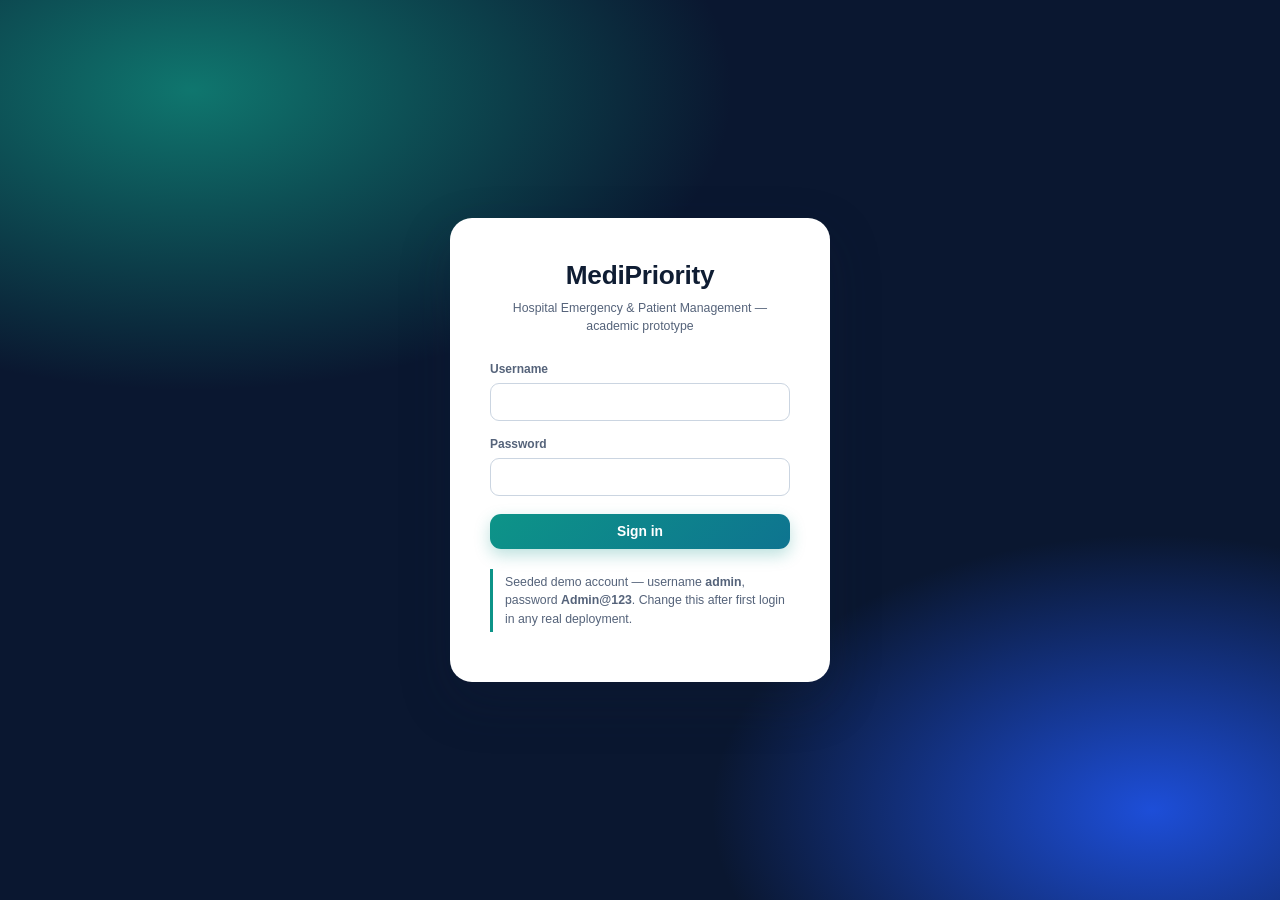
<file: frontend/index.html>
<!DOCTYPE html>
<html lang="en">
<head>
<meta charset="UTF-8">
<meta name="viewport" content="width=device-width, initial-scale=1.0">
<title>Dashboard - MediPriority</title>
<link rel="stylesheet" href="css/styles.css">
</head>
<body>
<div class="app-shell">
  <div class="sidebar" id="sidebar"></div>
  <div class="main">
    <div class="page-header">
      <div>
        <div class="eyebrow" id="today"></div>
        <h1>Hospital overview</h1>
        <p>Live counts from MySQL, refreshed every 15 seconds. Simulated academic dataset, not real hospital statistics.</p>
      </div>
      <div class="actions"><a class="btn inline" href="pages/patient-register.html">+ Register &amp; admit patient</a></div>
    </div>

    <div id="errorMsg" class="message error"></div>

    <div class="stat-row" id="stats">
      <div class="skel" style="height:112px"></div><div class="skel" style="height:112px"></div><div class="skel" style="height:112px"></div><div class="skel" style="height:112px"></div>
    </div>

    <div class="split">
      <div>
        <div class="card section">
          <h3>Waiting emergency cases by priority</h3>
          <div id="priorityBars" style="margin-top:14px"></div>
        </div>
        <div class="card section">
          <div class="row"><h3 style="margin:0">Doctor workload</h3><span class="spacer"></span><a href="pages/doctors.html" class="small">All doctors &rarr;</a></div>
          <div id="docLoad" style="margin-top:14px"></div>
        </div>
      </div>
      <div>
        <div class="card section">
          <h3>Bed occupancy</h3>
          <div id="rings" class="grid-2" style="margin-top:12px"></div>
          <a href="pages/beds.html" class="small">Open bed map &rarr;</a>
        </div>
        <div class="card section">
          <h3>Quick actions</h3>
          <div class="row" style="margin-top:10px">
            <a class="btn secondary sm inline" href="pages/triage.html">Call next case</a>
            <a class="btn secondary sm inline" href="pages/data-tools.html">Add sample data</a>
            <a class="btn secondary sm inline" href="pages/ambulances.html">Ambulances</a>
          </div>
        </div>
      </div>
    </div>
  </div>
</div>

<script src="js/api.js"></script>
<script src="js/nav.js"></script>
<script>
requireLogin();
renderSidebar("index.html");
document.getElementById("today").textContent = new Date().toLocaleDateString(undefined, { weekday: "long", day: "numeric", month: "long" });

function statCard(cls, ic, id, label) {
    return `<div class="stat ${cls}"><div class="ico">${icon(ic)}</div><div class="value" id="${id}">0</div><div class="label">${label}</div></div>`;
}

let firstLoad = true;
async function load() {
    const err = document.getElementById("errorMsg"); hideMessage(err);
    try {
        const [sumRes, docRes] = await Promise.all([Api.get("/api/reports/summary"), Api.get("/api/doctors").catch(() => ({ doctors: [] }))]);
        const s = sumRes.summary;

        if (firstLoad) {
            document.getElementById("stats").innerHTML =
                statCard("t-blue", "users", "sPatients", "Total patients") +
                statCard("t-red", "alert", "sWaiting", "Cases waiting") +
                statCard("t-green", "heart", "sDoctors", "Doctors on duty") +
                statCard("t-orange", "bed", "sBeds", "Beds free") +
                statCard("t-red", "activity", "sIcu", "ICU beds free") +
                statCard("t-green", "truck", "sAmb", "Ambulances free");
        }
        const vals = { sPatients: s.total_patients, sWaiting: s.total_emergency_cases_waiting, sDoctors: s.doctors.available,
                       sBeds: s.beds.available, sIcu: s.icu_beds.available, sAmb: s.ambulances.available };
        for (const [id, v] of Object.entries(vals)) countUp(document.getElementById(id), v, firstLoad ? 800 : 250);
        firstLoad = false;

        const pc = s.priority_counts, max = Math.max(1, pc.critical, pc.high, pc.moderate, pc.low);
        const bar = (cls, label, n) => `<div class="hbar-row"><div class="hbar-label"><span class="badge ${cls}"><span class="dot"></span>${label}</span></div>
            <div class="hbar-track"><div class="hbar-fill hbar-${cls}" style="width:${n / max * 100}%"></div></div><div class="hbar-value"><strong>${n}</strong> waiting</div></div>`;
        document.getElementById("priorityBars").innerHTML = bar("critical", "Critical", pc.critical) + bar("high", "High", pc.high) + bar("moderate", "Moderate", pc.moderate) + bar("low", "Low", pc.low);

        const ring = (title, free, occ, color) => {
            const tot = free + occ, pct = tot ? Math.round(occ / tot * 100) : 0;
            return `<div class="row" style="gap:12px"><div class="ring" style="--p:${pct};--c:${color}"><span>${pct}%</span></div>
                <div><strong>${title}</strong><div class="muted small">${occ}/${tot} occupied</div></div></div>`;
        };
        const icuTot = s.icu_beds.available + s.icu_beds.occupied;
        document.getElementById("rings").innerHTML =
            ring("All beds", s.beds.available, s.beds.occupied, "var(--brand)") +
            ring("ICU", s.icu_beds.available, s.icu_beds.occupied, icuTot ? "var(--critical)" : "var(--low)");

        const top = (docRes.doctors || []).slice().sort((a, b) => b.current_patients / b.max_patients - a.current_patients / a.max_patients).slice(0, 5);
        document.getElementById("docLoad").innerHTML = top.length ? top.map(d => {
            const pct = Math.min(100, Math.round(d.current_patients / d.max_patients * 100));
            return `<div class="hbar-row"><div class="hbar-label" style="width:170px;color:var(--ink)">${esc(d.name)}<div class="muted small">${esc(d.specialization)}</div></div>
                <div class="meter ${pct >= 100 ? "full" : pct >= 70 ? "mid" : ""}" style="flex:1"><span style="width:${pct}%"></span></div>
                <div class="hbar-value" style="width:60px"><strong>${d.current_patients}</strong>/${d.max_patients}</div></div>`;
        }).join("") : `<div class="empty-state">No doctors yet.</div>`;
    } catch (e) { document.getElementById("stats").innerHTML = ""; showMessage(err, e.message, "error"); }
}
load();
setInterval(load, 15000);
</script>
</body>
</html>
</file>
<file: frontend/css/styles.css>
/* ============================================================================
   MediPriority - Design System v2
   Modern clinical UI: teal/navy brand, soft cards, smooth motion, light + dark
   themes. Still 100% offline: system fonts, inline SVG icons, no CDN.
   Severity colours are kept for meaning only (priority badges / bed states).
   ============================================================================ */

:root {
    --bg: #eef2f6;
    --bg-grad: radial-gradient(1200px 500px at 85% -10%, #d9f0ee 0%, transparent 60%), #eef2f6;
    --surface: #ffffff;
    --surface-2: #f7f9fb;
    --ink: #0f1d33;
    --ink-soft: #55637a;
    --line: #e2e8f0;
    --line-strong: #cbd5e1;

    --brand: #0d9488;
    --brand-dark: #0f766e;
    --brand-soft: #ccfbf1;
    --accent: #2563eb;

    --critical: #dc2626;  --critical-bg: #fee2e2;
    --high: #ea580c;      --high-bg: #ffedd5;
    --moderate: #0d9488;  --moderate-bg: #ccfbf1;
    --low: #64748b;       --low-bg: #e2e8f0;
    --ok: #15803d;        --ok-bg: #dcfce7;
    --danger: #dc2626;    --danger-bg: #fee2e2;
    --warn: #b45309;      --warn-bg: #fef3c7;

    /* legacy names used by older pages */
    --paper: var(--bg);
    --accent-critical: var(--critical); --accent-critical-bg: var(--critical-bg);
    --accent-high: var(--high);         --accent-high-bg: var(--high-bg);
    --accent-moderate: var(--moderate); --accent-moderate-bg: var(--moderate-bg);
    --accent-low: var(--low);           --accent-low-bg: var(--low-bg);

    --radius: 14px;
    --radius-sm: 9px;
    --shadow: 0 1px 2px rgba(15,29,51,.05), 0 6px 20px rgba(15,29,51,.06);
    --shadow-lg: 0 20px 50px rgba(15,29,51,.25);
    --font-sans: -apple-system, "Segoe UI", Inter, Roboto, Helvetica, Arial, sans-serif;
    --font-serif: var(--font-sans);
    --sidebar-w: 248px;
}

[data-theme="dark"] {
    --bg: #0b1220;
    --bg-grad: radial-gradient(1000px 500px at 85% -10%, #12333a 0%, transparent 60%), #0b1220;
    --surface: #131c2e;
    --surface-2: #0f1727;
    --ink: #e7edf6;
    --ink-soft: #93a2b8;
    --line: #243049;
    --line-strong: #33425f;
    --brand-soft: #0f3b3a;
    --critical-bg: #3b1620; --high-bg: #3a2113; --moderate-bg: #0f3b3a;
    --low-bg: #1f2a40; --ok-bg: #11351f; --danger-bg: #3b1620; --warn-bg: #3a2c0c;
    --shadow: 0 1px 2px rgba(0,0,0,.4), 0 8px 24px rgba(0,0,0,.35);
}

* { box-sizing: border-box; }
html, body { margin: 0; padding: 0; background: var(--bg-grad); background-attachment: fixed;
    color: var(--ink); font-family: var(--font-sans); font-size: 15px; line-height: 1.5; }
body { transition: background .3s, color .3s; }

h1, h2, h3 { font-weight: 700; margin: 0 0 .4em 0; color: var(--ink); letter-spacing: -.01em; }
h1 { font-size: 1.75rem; } h2 { font-size: 1.25rem; } h3 { font-size: 1.05rem; }
p { margin: 0 0 1em 0; color: var(--ink-soft); max-width: 72ch; }
a { color: var(--brand-dark); text-decoration: none; }
a:hover { text-decoration: underline; }
svg.ic { width: 18px; height: 18px; stroke: currentColor; fill: none; stroke-width: 2;
    stroke-linecap: round; stroke-linejoin: round; flex-shrink: 0; }

/* ---------- Shell ---------- */
.app-shell { display: flex; min-height: 100vh; }
.sidebar {
    width: var(--sidebar-w); flex-shrink: 0; position: fixed; top: 0; bottom: 0; left: 0; z-index: 50;
    background: linear-gradient(180deg, #0b2a3a 0%, #0a1e33 55%, #0a1730 100%);
    color: #cfe0ee; display: flex; flex-direction: column;
}
.sidebar .brand { display: flex; align-items: center; gap: 12px; padding: 22px 20px 18px; color: #fff;
    font-weight: 800; font-size: 1.15rem; letter-spacing: .01em; }
.sidebar .brand .logo { width: 38px; height: 38px; border-radius: 11px; display: grid; place-items: center;
    background: linear-gradient(135deg, #14b8a6, #2563eb); box-shadow: 0 6px 18px rgba(20,184,166,.45); }
.sidebar .brand .logo svg { width: 22px; height: 22px; stroke: #fff; fill: none; stroke-width: 2.4; stroke-linecap: round; stroke-linejoin: round; }
.sidebar .brand small { display: block; font-weight: 500; font-size: .68rem; color: #86a2b8; margin-top: 1px; letter-spacing: .02em; }
.sidebar nav { flex: 1; overflow-y: auto; padding: 8px 12px; }
.sidebar nav a { display: flex; align-items: center; gap: 12px; padding: 10px 12px; margin: 2px 0;
    color: #b7cbdb; font-size: .92rem; border-radius: 10px; transition: background .15s, color .15s, transform .15s; }
.sidebar nav a:hover { background: rgba(255,255,255,.07); color: #fff; text-decoration: none; transform: translateX(2px); }
.sidebar nav a.active { background: linear-gradient(90deg, rgba(20,184,166,.28), rgba(37,99,235,.18)); color: #fff;
    box-shadow: inset 3px 0 0 #2dd4bf; }
.sidebar nav .nav-sep { font-size: .68rem; text-transform: uppercase; letter-spacing: .1em; color: #6f8aa0; padding: 14px 12px 4px; }
.sidebar .session { padding: 14px 16px; border-top: 1px solid rgba(255,255,255,.1); font-size: .8rem; color: #93abc0; }
.sidebar .session strong { color: #fff; }
.sidebar .session .row { display: flex; gap: 8px; margin-top: 10px; }
.sidebar .session button { flex: 1; background: rgba(255,255,255,.07); border: 1px solid rgba(255,255,255,.15);
    color: #dbe8f3; padding: 7px; border-radius: 9px; cursor: pointer; font-size: .8rem; display: flex; align-items: center; justify-content: center; gap: 6px; }
.sidebar .session button:hover { background: rgba(255,255,255,.14); }

.main { margin-left: var(--sidebar-w); flex: 1; padding: 30px 40px 70px; max-width: 1280px; min-width: 0; animation: pageIn .45s ease both; }
@keyframes pageIn { from { opacity: 0; transform: translateY(8px); } to { opacity: 1; transform: none; } }
.page-header { margin-bottom: 24px; display: flex; align-items: flex-end; justify-content: space-between; gap: 16px; flex-wrap: wrap; }
.page-header h1 { margin-bottom: 4px; }
.page-header p { margin: 0; }
.page-header .actions { display: flex; gap: 10px; flex-wrap: wrap; }
.eyebrow { font-size: .72rem; font-weight: 700; text-transform: uppercase; letter-spacing: .12em; color: var(--brand-dark); margin-bottom: 4px; }

/* ---------- Cards & layout ---------- */
.section { margin-bottom: 28px; }
.card { background: var(--surface); border: 1px solid var(--line); border-radius: var(--radius); padding: 22px 24px; box-shadow: var(--shadow); }
.card.flat { box-shadow: none; }
.card h3 { display: flex; align-items: center; gap: 8px; }
.grid-2 { display: grid; grid-template-columns: 1fr 1fr; gap: 16px; }
.grid-3 { display: grid; grid-template-columns: repeat(3, 1fr); gap: 16px; }
.grid-4 { display: grid; grid-template-columns: repeat(4, 1fr); gap: 16px; }
.split { display: grid; grid-template-columns: minmax(0, 1.5fr) minmax(300px, 1fr); gap: 22px; align-items: start; }
.sticky { position: sticky; top: 24px; }
.row { display: flex; align-items: center; gap: 10px; flex-wrap: wrap; }
.spacer { flex: 1; }
.muted { color: var(--ink-soft); }
.small { font-size: .82rem; }

/* ---------- Stats ---------- */
.stat-row { display: grid; grid-template-columns: repeat(auto-fit, minmax(170px, 1fr)); gap: 16px; margin-bottom: 28px; }
.stat { position: relative; overflow: hidden; background: var(--surface); border: 1px solid var(--line);
    border-radius: var(--radius); padding: 18px 18px 16px; box-shadow: var(--shadow);
    transition: transform .2s, box-shadow .2s; }
.stat:hover { transform: translateY(-3px); box-shadow: 0 12px 28px rgba(15,29,51,.12); }
.stat::after { content: ""; position: absolute; right: -24px; top: -24px; width: 90px; height: 90px; border-radius: 50%;
    background: var(--tint, var(--brand-soft)); opacity: .75; }
.stat .ico { position: relative; z-index: 1; width: 36px; height: 36px; border-radius: 10px; display: grid; place-items: center;
    background: var(--tint, var(--brand-soft)); color: var(--tint-ink, var(--brand-dark)); margin-bottom: 10px; }
.stat .value { position: relative; z-index: 1; font-size: 2rem; font-weight: 800; line-height: 1; letter-spacing: -.02em; }
.stat .label { position: relative; z-index: 1; font-size: .8rem; color: var(--ink-soft); margin-top: 6px; }
.stat.t-red { --tint: var(--critical-bg); --tint-ink: var(--critical); }
.stat.t-orange { --tint: var(--high-bg); --tint-ink: var(--high); }
.stat.t-blue { --tint: #dbeafe; --tint-ink: #2563eb; }
.stat.t-green { --tint: var(--ok-bg); --tint-ink: var(--ok); }
[data-theme="dark"] .stat.t-blue { --tint: #15294d; --tint-ink: #7aa7ff; }

/* ---------- Forms ---------- */
label { display: block; font-size: .8rem; font-weight: 600; color: var(--ink-soft); margin-bottom: 5px; margin-top: 14px; }
label:first-child { margin-top: 0; }
.grid-2 > div > label:first-child, .grid-3 > div > label:first-child { margin-top: 14px; }
input, select, textarea { width: 100%; padding: 10px 12px; border: 1px solid var(--line-strong); border-radius: var(--radius-sm);
    background: var(--surface); font-family: inherit; font-size: .93rem; color: var(--ink); transition: border-color .15s, box-shadow .15s; }
input:focus, select:focus, textarea:focus { outline: none; border-color: var(--brand); box-shadow: 0 0 0 4px rgba(13,148,136,.18); }
input.invalid { border-color: var(--danger); box-shadow: 0 0 0 4px rgba(220,38,38,.12); }
.field-err { color: var(--danger); font-size: .76rem; margin-top: 4px; min-height: 0; }
textarea { resize: vertical; min-height: 70px; }

button.btn, a.btn { display: inline-flex; align-items: center; justify-content: center; gap: 8px; margin-top: 18px; cursor: pointer;
    background: linear-gradient(135deg, var(--brand), #0e7490); color: #fff; border: none; padding: 10px 18px; border-radius: 11px;
    font-size: .92rem; font-weight: 600; font-family: inherit; box-shadow: 0 6px 16px rgba(13,148,136,.28);
    transition: transform .15s, box-shadow .15s, filter .15s; text-decoration: none; }
button.btn:hover, a.btn:hover { transform: translateY(-1px); box-shadow: 0 10px 22px rgba(13,148,136,.36); filter: brightness(1.05); text-decoration: none; }
button.btn:active { transform: translateY(0); }
button.btn.secondary, a.btn.secondary { background: var(--surface); color: var(--ink); border: 1px solid var(--line-strong); box-shadow: none; }
button.btn.secondary:hover { background: var(--surface-2); box-shadow: none; }
button.btn.danger { background: linear-gradient(135deg, #ef4444, #b91c1c); box-shadow: 0 6px 16px rgba(220,38,38,.28); }
button.btn.sm { padding: 6px 12px; font-size: .8rem; margin-top: 0; border-radius: 9px; }
button.btn.inline { margin-top: 0; }
button.btn:disabled { opacity: .5; cursor: not-allowed; transform: none; box-shadow: none; }
.btn .spin { width: 14px; height: 14px; border: 2px solid rgba(255,255,255,.4); border-top-color: #fff; border-radius: 50%; animation: spin .7s linear infinite; }
@keyframes spin { to { transform: rotate(360deg); } }

/* ---------- Tables ---------- */
table { width: 100%; border-collapse: collapse; font-size: .92rem; }
th, td { text-align: left; padding: 11px 12px; border-bottom: 1px solid var(--line); }
th { color: var(--ink-soft); font-weight: 700; font-size: .72rem; text-transform: uppercase; letter-spacing: .06em; }
tbody tr { transition: background .12s; }
tbody tr:hover td { background: var(--surface-2); }
tbody tr:last-child td { border-bottom: none; }
.table-wrap { overflow-x: auto; }

/* ---------- Badges ---------- */
.badge { display: inline-flex; align-items: center; gap: 5px; padding: 3px 10px; border-radius: 999px; font-size: .74rem; font-weight: 700; }
.badge.critical { background: var(--critical-bg); color: var(--critical); }
.badge.high { background: var(--high-bg); color: var(--high); }
.badge.moderate { background: var(--moderate-bg); color: var(--brand-dark); }
.badge.low { background: var(--low-bg); color: var(--low); }
.badge.ok { background: var(--ok-bg); color: var(--ok); }
.badge.danger { background: var(--danger-bg); color: var(--danger); }
.badge.warn { background: var(--warn-bg); color: var(--warn); }
.badge .dot { width: 7px; height: 7px; border-radius: 50%; background: currentColor; }
.badge.critical .dot { animation: pulse 1.4s infinite; }
@keyframes pulse { 0%,100% { box-shadow: 0 0 0 0 rgba(220,38,38,.5); } 50% { box-shadow: 0 0 0 6px rgba(220,38,38,0); } }

/* ---------- Messages ---------- */
.message { padding: 11px 14px; border-radius: var(--radius-sm); font-size: .88rem; margin-top: 16px; display: none; }
.message.show { display: block; animation: pageIn .25s ease; }
.message.success { background: var(--ok-bg); color: var(--ok); border: 1px solid var(--ok); }
.message.error { background: var(--danger-bg); color: var(--danger); border: 1px solid var(--danger); }
.message.warning { background: var(--warn-bg); color: var(--warn); border: 1px solid var(--warn); }
.loading { color: var(--ink-soft); font-size: .9rem; }
.empty-state { color: var(--ink-soft); font-size: .92rem; padding: 22px 0; text-align: center; }
.note { font-size: .82rem; color: var(--ink-soft); border-left: 3px solid var(--brand); padding: 4px 0 4px 12px; margin-top: 14px; }
details.card > summary { cursor: pointer; font-weight: 700; list-style: none; display: flex; align-items: center; gap: 8px; }
details.card > summary::-webkit-details-marker { display: none; }
details.card > summary::after { content: "+"; margin-left: auto; font-size: 1.3rem; color: var(--ink-soft); transition: transform .2s; }
details.card[open] > summary::after { transform: rotate(45deg); }
details.card[open] > summary { margin-bottom: 14px; }

/* ---------- Toasts ---------- */
#toastHost { position: fixed; bottom: 22px; right: 22px; z-index: 400; display: flex; flex-direction: column; gap: 10px; }
.toast { min-width: 260px; max-width: 380px; display: flex; gap: 10px; align-items: flex-start; padding: 13px 16px; border-radius: 12px;
    background: var(--surface); border: 1px solid var(--line); border-left-width: 5px; box-shadow: var(--shadow-lg);
    font-size: .88rem; animation: toastIn .3s cubic-bezier(.2,.9,.3,1.2) both; }
.toast.success { border-left-color: var(--ok); } .toast.error { border-left-color: var(--danger); }
.toast.warning { border-left-color: var(--warn); } .toast.info { border-left-color: var(--accent); }
.toast.out { animation: toastOut .25s ease forwards; }
@keyframes toastIn { from { opacity: 0; transform: translateX(40px) scale(.95); } to { opacity: 1; transform: none; } }
@keyframes toastOut { to { opacity: 0; transform: translateX(40px); } }

/* ---------- Modal ---------- */
.modal-back { position: fixed; inset: 0; z-index: 300; background: rgba(8,15,30,.55); backdrop-filter: blur(4px);
    display: flex; align-items: center; justify-content: center; padding: 20px; animation: fade .2s ease; }
@keyframes fade { from { opacity: 0; } to { opacity: 1; } }
.modal { background: var(--surface); border-radius: 18px; box-shadow: var(--shadow-lg); width: min(560px, 100%); max-height: 90vh; overflow-y: auto;
    padding: 26px; animation: pop .3s cubic-bezier(.2,.9,.3,1.15) both; }
.modal.wide { width: min(720px, 100%); }
@keyframes pop { from { opacity: 0; transform: translateY(16px) scale(.95); } to { opacity: 1; transform: none; } }
.modal-head { display: flex; align-items: flex-start; gap: 12px; margin-bottom: 14px; }
.modal-head h2 { margin: 0; } .modal-x { margin-left: auto; background: none; border: none; font-size: 1.5rem; color: var(--ink-soft); cursor: pointer; line-height: 1; }

/* ---------- Severity picker ---------- */
.sev-grid { display: grid; grid-template-columns: repeat(4, 1fr); gap: 10px; }
.sev-card { position: relative; cursor: pointer; border: 2px solid var(--line); border-radius: 13px; padding: 12px 10px 10px; text-align: center;
    background: var(--surface); transition: transform .15s, border-color .15s, background .15s, box-shadow .15s; user-select: none; }
.sev-card:hover { transform: translateY(-2px); }
.sev-card .n { font-size: 1.4rem; font-weight: 800; line-height: 1; }
.sev-card .t { font-size: .78rem; font-weight: 700; margin-top: 4px; }
.sev-card .d { font-size: .68rem; color: var(--ink-soft); margin-top: 2px; }
.sev-card[data-sev="1"] { --c: var(--critical); --cbg: var(--critical-bg); }
.sev-card[data-sev="2"] { --c: var(--high); --cbg: var(--high-bg); }
.sev-card[data-sev="3"] { --c: var(--brand-dark); --cbg: var(--moderate-bg); }
.sev-card[data-sev="4"] { --c: var(--low); --cbg: var(--low-bg); }
.sev-card .n, .sev-card .t { color: var(--c); }
.sev-card.selected { border-color: var(--c); background: var(--cbg); box-shadow: 0 8px 20px -8px var(--c); transform: translateY(-2px); }

/* ---------- Steps ---------- */
.steps { display: flex; gap: 8px; margin-bottom: 20px; }
.step-pill { flex: 1; display: flex; align-items: center; gap: 10px; padding: 10px 12px; border-radius: 12px; background: var(--surface);
    border: 1px solid var(--line); font-size: .82rem; font-weight: 600; color: var(--ink-soft); }
.step-pill .num { width: 24px; height: 24px; border-radius: 50%; display: grid; place-items: center; background: var(--low-bg); font-size: .78rem; }
.step-pill.done { color: var(--ok); } .step-pill.done .num { background: var(--ok); color: #fff; }
.step-pill.active { color: var(--ink); border-color: var(--brand); box-shadow: 0 0 0 3px rgba(13,148,136,.15); }
.step-pill.active .num { background: var(--brand); color: #fff; }

/* ---------- Allocation preview panel ---------- */
.alloc-panel { background: linear-gradient(160deg, #0b2a3a, #0a1e33); color: #dbe8f3; border-radius: var(--radius); padding: 22px; box-shadow: var(--shadow-lg); }
.alloc-panel h3 { color: #fff; } .alloc-panel .muted { color: #8fb0c6; }
.alloc-tile { background: rgba(255,255,255,.07); border: 1px solid rgba(255,255,255,.12); border-radius: 13px; padding: 14px; margin-top: 12px; animation: pageIn .3s ease; }
.alloc-tile .k { font-size: .68rem; text-transform: uppercase; letter-spacing: .1em; color: #8fb0c6; }
.alloc-tile .v { font-size: 1.15rem; font-weight: 700; color: #fff; margin-top: 2px; }
.alloc-tile .s { font-size: .8rem; color: #a9c2d4; }
.alloc-chain { display: flex; gap: 6px; flex-wrap: wrap; margin-top: 8px; }
.chip { display: inline-block; padding: 3px 10px; font-size: .72rem; border-radius: 999px; background: rgba(255,255,255,.1); color: #cfe0ee; border: 1px solid rgba(255,255,255,.15); }
.chip.first { background: rgba(45,212,191,.2); border-color: #2dd4bf; color: #99f6e4; }
.chip.light { background: var(--surface-2); color: var(--ink-soft); border-color: var(--line); }

/* ---------- Meter (doctor load etc.) ---------- */
.meter { height: 9px; border-radius: 99px; background: var(--low-bg); overflow: hidden; }
.meter > span { display: block; height: 100%; border-radius: 99px; width: 0; transition: width .7s cubic-bezier(.2,.8,.2,1); background: linear-gradient(90deg, #14b8a6, #22c55e); }
.meter.mid > span { background: linear-gradient(90deg, #f59e0b, #f97316); }
.meter.full > span { background: linear-gradient(90deg, #ef4444, #b91c1c); }
.alloc-panel .meter { background: rgba(255,255,255,.15); }

/* ---------- Patient ID ticket ---------- */
.ticket { border-radius: 16px; padding: 18px 20px; color: #fff; background: linear-gradient(135deg, #0d9488, #2563eb); position: relative; overflow: hidden; }
.ticket::after { content: ""; position: absolute; right: -30px; top: -30px; width: 130px; height: 130px; border-radius: 50%; background: rgba(255,255,255,.12); }
.ticket .k { font-size: .7rem; letter-spacing: .12em; text-transform: uppercase; opacity: .85; }
.ticket .id { font-size: 2.1rem; font-weight: 800; letter-spacing: .04em; font-variant-numeric: tabular-nums; }
.ticket .sub { font-size: .82rem; opacity: .9; }
.result-grid { display: grid; grid-template-columns: 1fr 1fr; gap: 12px; margin-top: 14px; }
.result-tile { border: 1px solid var(--line); border-radius: 13px; padding: 14px; background: var(--surface-2); }
.result-tile .k { font-size: .68rem; text-transform: uppercase; letter-spacing: .1em; color: var(--ink-soft); }
.result-tile .v { font-size: 1.1rem; font-weight: 700; }
.check-pop { width: 52px; height: 52px; border-radius: 50%; background: var(--ok-bg); color: var(--ok); display: grid; place-items: center; animation: pop .5s both; }
.check-pop.warn { background: var(--warn-bg); color: var(--warn); }
.check-pop svg { width: 28px; height: 28px; }

/* ---------- Bed map ---------- */
.ward { margin-bottom: 26px; }
.ward-head { display: flex; align-items: center; gap: 16px; margin-bottom: 12px; }
.ring { --p: 0; --c: var(--brand); width: 64px; height: 64px; border-radius: 50%; flex-shrink: 0; display: grid; place-items: center;
    background: conic-gradient(var(--c) calc(var(--p) * 1%), var(--low-bg) 0); position: relative; transition: background .6s; }
.ring::before { content: ""; position: absolute; inset: 7px; border-radius: 50%; background: var(--surface); }
.ring span { position: relative; font-weight: 800; font-size: .88rem; }
.bed-grid { display: grid; grid-template-columns: repeat(auto-fill, minmax(104px, 1fr)); gap: 12px; }
.bed { position: relative; border-radius: 14px; padding: 12px 10px; text-align: center; cursor: default; border: 2px solid transparent;
    background: var(--ok-bg); color: var(--ok); transition: transform .18s, box-shadow .18s; animation: pageIn .4s both; }
.bed svg { width: 30px; height: 30px; stroke: currentColor; fill: none; stroke-width: 1.8; stroke-linecap: round; stroke-linejoin: round; }
.bed .no { font-weight: 800; font-size: .95rem; margin-top: 2px; }
.bed .who { font-size: .7rem; opacity: .9; }
.bed.occupied { background: var(--danger-bg); color: var(--danger); cursor: pointer; }
.bed.occupied:hover, .bed.free:hover { transform: translateY(-3px) scale(1.03); box-shadow: 0 10px 22px rgba(15,29,51,.18); }
.bed.icu.free { border-color: rgba(21,128,61,.35); }
.bed.hidden { display: none; }
.legend { display: flex; gap: 14px; font-size: .8rem; color: var(--ink-soft); align-items: center; }
.legend i { display: inline-block; width: 12px; height: 12px; border-radius: 4px; margin-right: 5px; vertical-align: -1px; }
.chips { display: flex; gap: 8px; flex-wrap: wrap; }
.chip-btn { border: 1px solid var(--line-strong); background: var(--surface); color: var(--ink-soft); padding: 6px 14px; border-radius: 99px;
    font-size: .82rem; font-weight: 600; cursor: pointer; font-family: inherit; transition: all .15s; }
.chip-btn:hover { border-color: var(--brand); color: var(--brand-dark); }
.chip-btn.active { background: var(--brand); border-color: var(--brand); color: #fff; }

/* ---------- Doctor cards ---------- */
.doc-grid { display: grid; grid-template-columns: repeat(auto-fill, minmax(280px, 1fr)); gap: 18px; }
.doc-card { background: var(--surface); border: 1px solid var(--line); border-radius: var(--radius); padding: 18px; box-shadow: var(--shadow);
    transition: transform .2s, box-shadow .2s; animation: pageIn .4s both; }
.doc-card:hover { transform: translateY(-4px); box-shadow: 0 16px 34px rgba(15,29,51,.14); }
.doc-top { display: flex; gap: 12px; align-items: center; }
.avatar { width: 46px; height: 46px; border-radius: 14px; display: grid; place-items: center; color: #fff; font-weight: 800; flex-shrink: 0;
    background: linear-gradient(135deg, var(--h1, #14b8a6), var(--h2, #2563eb)); }
.doc-name { font-weight: 700; line-height: 1.2; } .doc-spec { font-size: .8rem; color: var(--ink-soft); }
.doc-load { display: flex; justify-content: space-between; font-size: .78rem; margin: 14px 0 6px; color: var(--ink-soft); }
.doc-load b { color: var(--ink); }
.doc-actions { display: flex; gap: 8px; margin-top: 14px; }

/* ---------- Analytics bars (legacy pages) ---------- */
.bar-chart { display: flex; align-items: flex-end; gap: 14px; height: 170px; padding: 6px 4px 0; border-bottom: 1px solid var(--line); }
.bar-chart-col { flex: 1; display: flex; flex-direction: column; align-items: center; justify-content: flex-end; height: 100%; min-width: 0; }
.bar-chart-value { font-size: .75rem; color: var(--ink-soft); margin-bottom: 4px; }
.bar-chart-bar { width: 60%; max-width: 40px; background: linear-gradient(180deg, #14b8a6, #0e7490); border-radius: 6px 6px 0 0; min-height: 0; }
.bar-chart-label { font-size: .72rem; color: var(--ink-soft); margin-top: 8px; white-space: nowrap; }
.hbar-row { display: flex; align-items: center; gap: 12px; margin-bottom: 12px; }
.hbar-row:last-child { margin-bottom: 0; }
.hbar-label { width: 100px; flex-shrink: 0; font-size: .85rem; color: var(--ink-soft); }
.hbar-track { flex: 1; height: 12px; background: var(--low-bg); border-radius: 99px; overflow: hidden; }
.hbar-fill { height: 100%; border-radius: 99px; transition: width .8s cubic-bezier(.2,.8,.2,1); }
.hbar-fill.hbar-critical { background: var(--critical); } .hbar-fill.hbar-high { background: var(--high); }
.hbar-fill.hbar-moderate { background: var(--brand); } .hbar-fill.hbar-low { background: var(--low); }
.hbar-value { width: 100px; flex-shrink: 0; text-align: right; font-size: .82rem; color: var(--ink-soft); }

/* ---------- Notification bell ---------- */
.notif-bell { position: fixed; top: 18px; right: 28px; z-index: 100; }
.notif-btn { position: relative; background: var(--surface); border: 1px solid var(--line-strong); border-radius: 999px; width: 40px; height: 40px;
    cursor: pointer; display: flex; align-items: center; justify-content: center; font-size: 1.05rem; box-shadow: var(--shadow); }
.notif-btn:hover { background: var(--surface-2); }
.notif-count { position: absolute; top: -4px; right: -4px; background: var(--critical); color: #fff; font-size: .68rem; font-weight: 700;
    border-radius: 999px; min-width: 18px; height: 18px; line-height: 18px; text-align: center; padding: 0 4px; }
.notif-panel { position: absolute; top: 48px; right: 0; width: 320px; max-height: 380px; overflow-y: auto; background: var(--surface);
    border: 1px solid var(--line); border-radius: var(--radius); box-shadow: var(--shadow-lg); padding: 10px 0; animation: pop .2s both; }
.notif-panel-header { font-weight: 700; padding: 4px 16px 10px; border-bottom: 1px solid var(--line); }
.notif-list { padding: 6px 0; }
.notif-item { display: flex; align-items: flex-start; gap: 8px; padding: 9px 16px; font-size: .85rem; }
.notif-item:hover { background: var(--surface-2); }
.notif-item-text { color: var(--ink); flex: 1; }
.notif-list .empty-state { padding: 10px 16px; }

/* ---------- Login ---------- */
.login-shell { min-height: 100vh; display: flex; align-items: center; justify-content: center; padding: 20px;
    background: radial-gradient(900px 500px at 15% 10%, #0f766e 0%, transparent 60%), radial-gradient(800px 500px at 90% 90%, #1d4ed8 0%, transparent 55%), #0a1730; }
.login-box { background: var(--surface); border-radius: 22px; padding: 38px 40px; width: 380px; max-width: 100%; box-shadow: var(--shadow-lg); animation: pop .5s both; }
.login-box h1 { text-align: center; margin-bottom: 4px; }
.login-box .sub { text-align: center; font-size: .82rem; color: var(--ink-soft); margin-bottom: 24px; }

/* ---------- Skeleton ---------- */
.skel { border-radius: 10px; background: linear-gradient(90deg, var(--low-bg) 25%, var(--surface-2) 50%, var(--low-bg) 75%); background-size: 200% 100%; animation: shimmer 1.2s infinite; }
@keyframes shimmer { to { background-position: -200% 0; } }

@media (max-width: 1020px) { .split { grid-template-columns: 1fr; } .sticky { position: static; } .grid-4 { grid-template-columns: 1fr 1fr; } }
@media (max-width: 760px) {
    .sidebar { position: static; width: 100%; height: auto; }
    .sidebar nav { display: flex; overflow-x: auto; padding: 6px; } .sidebar nav a { white-space: nowrap; }
    .main { margin-left: 0; padding: 20px 16px 60px; } .app-shell { flex-direction: column; }
    .grid-2, .grid-3, .grid-4, .result-grid { grid-template-columns: 1fr; }
    .sev-grid { grid-template-columns: 1fr 1fr; } .notif-bell { top: 10px; right: 10px; } .steps { flex-direction: column; }
}
@media (prefers-reduced-motion: reduce) { * { animation: none !important; transition: none !important; } }
</file>
